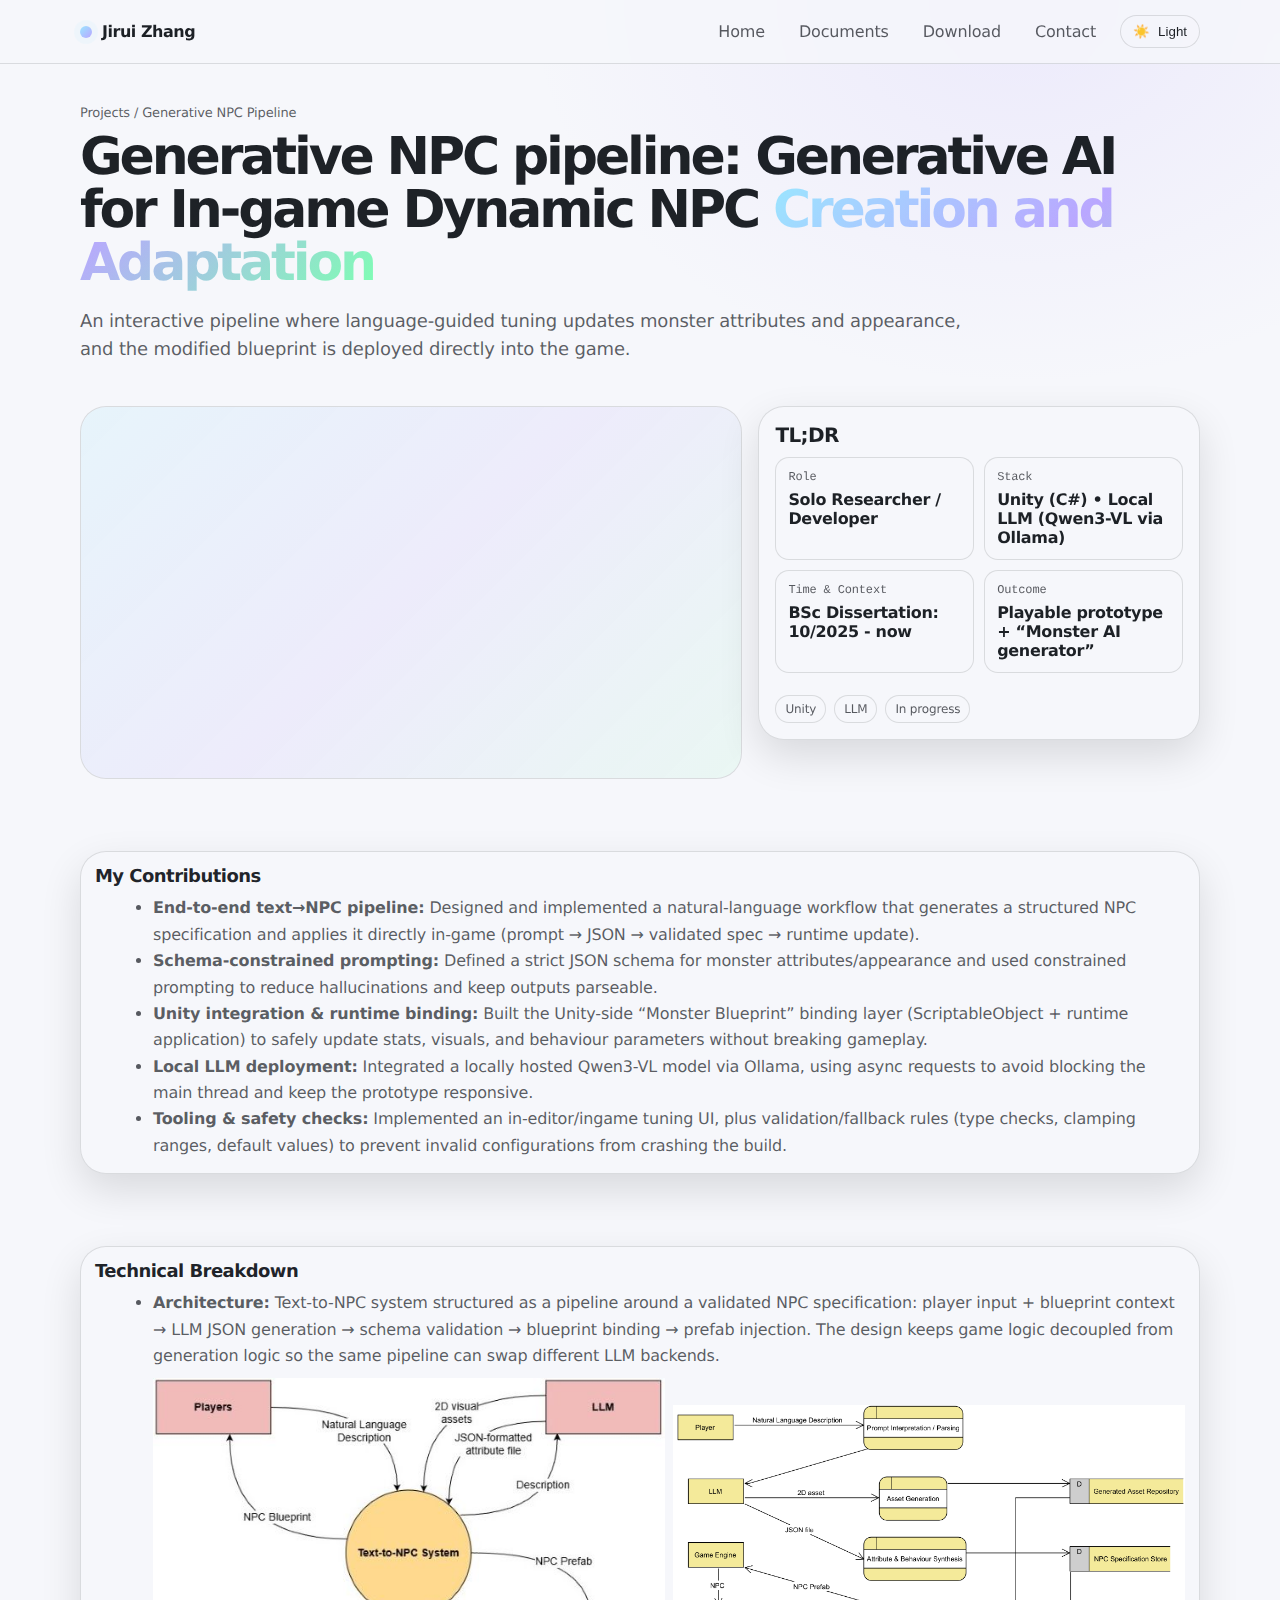
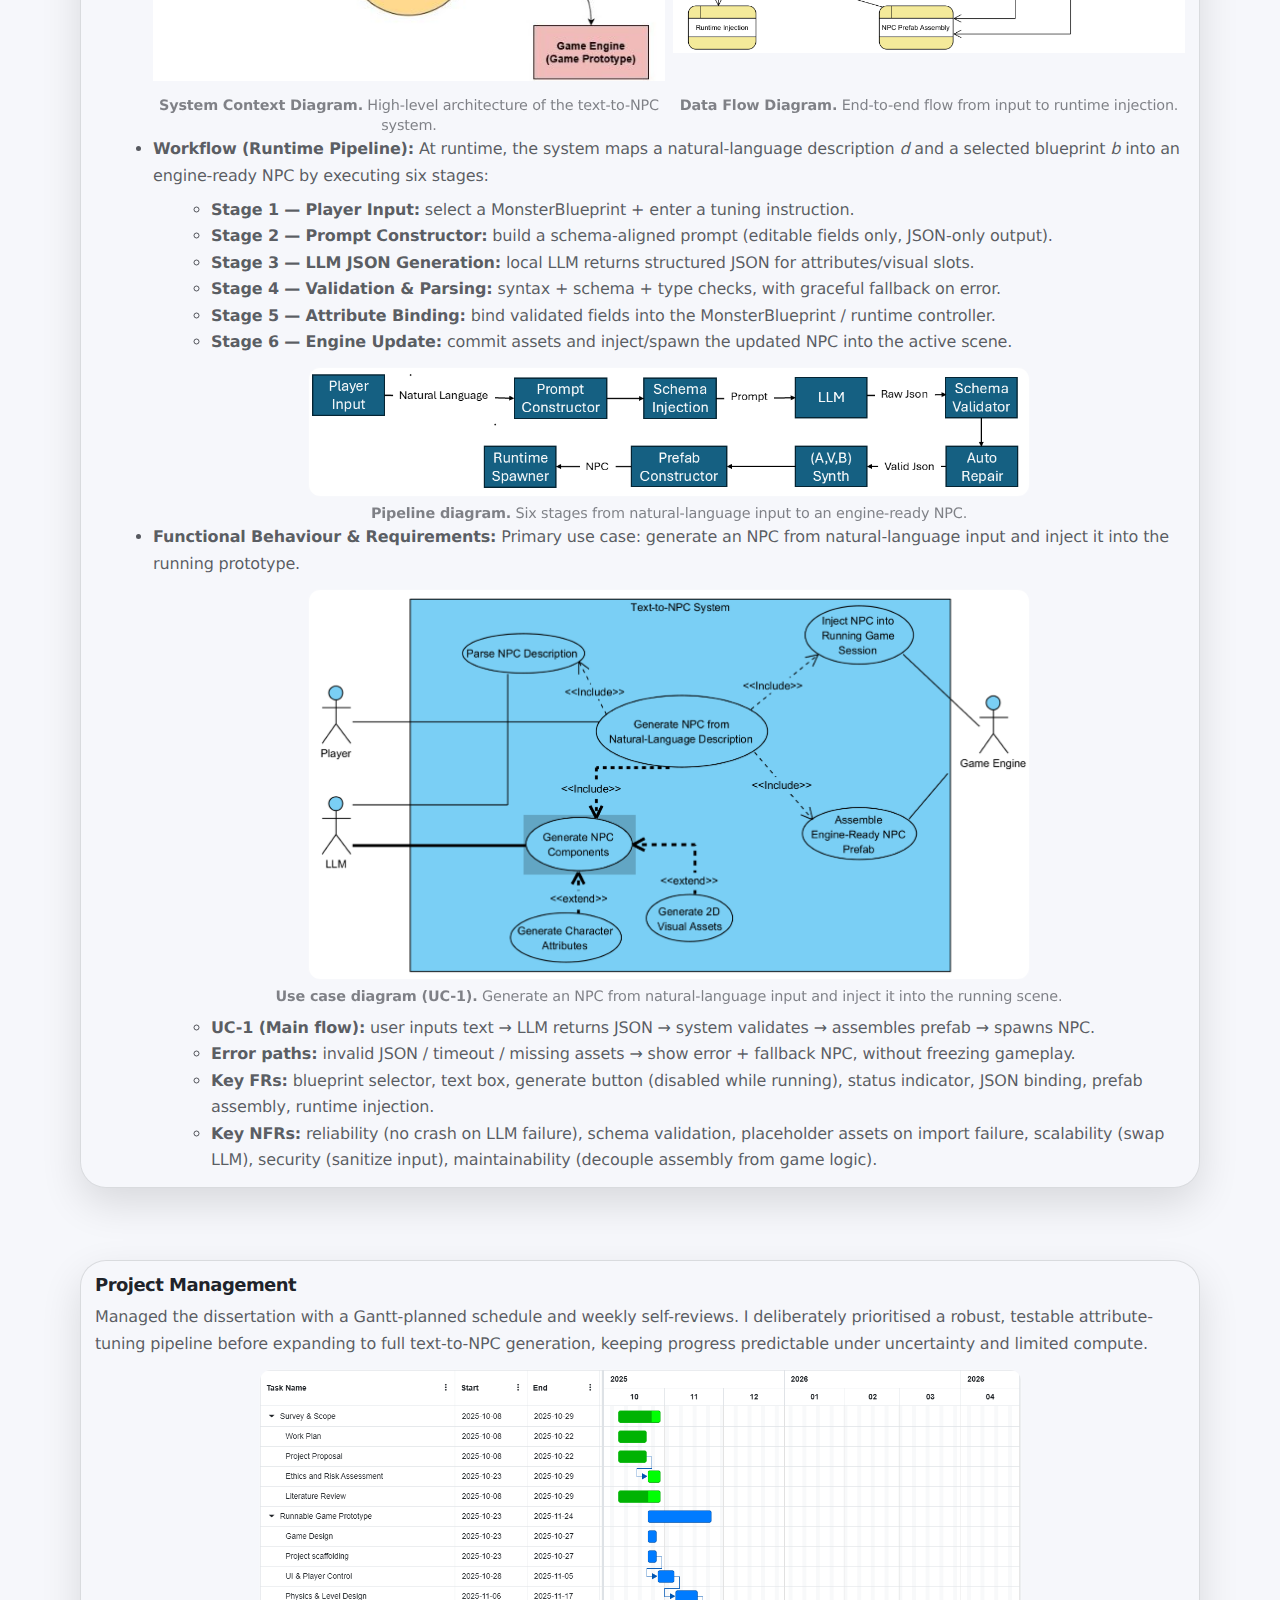
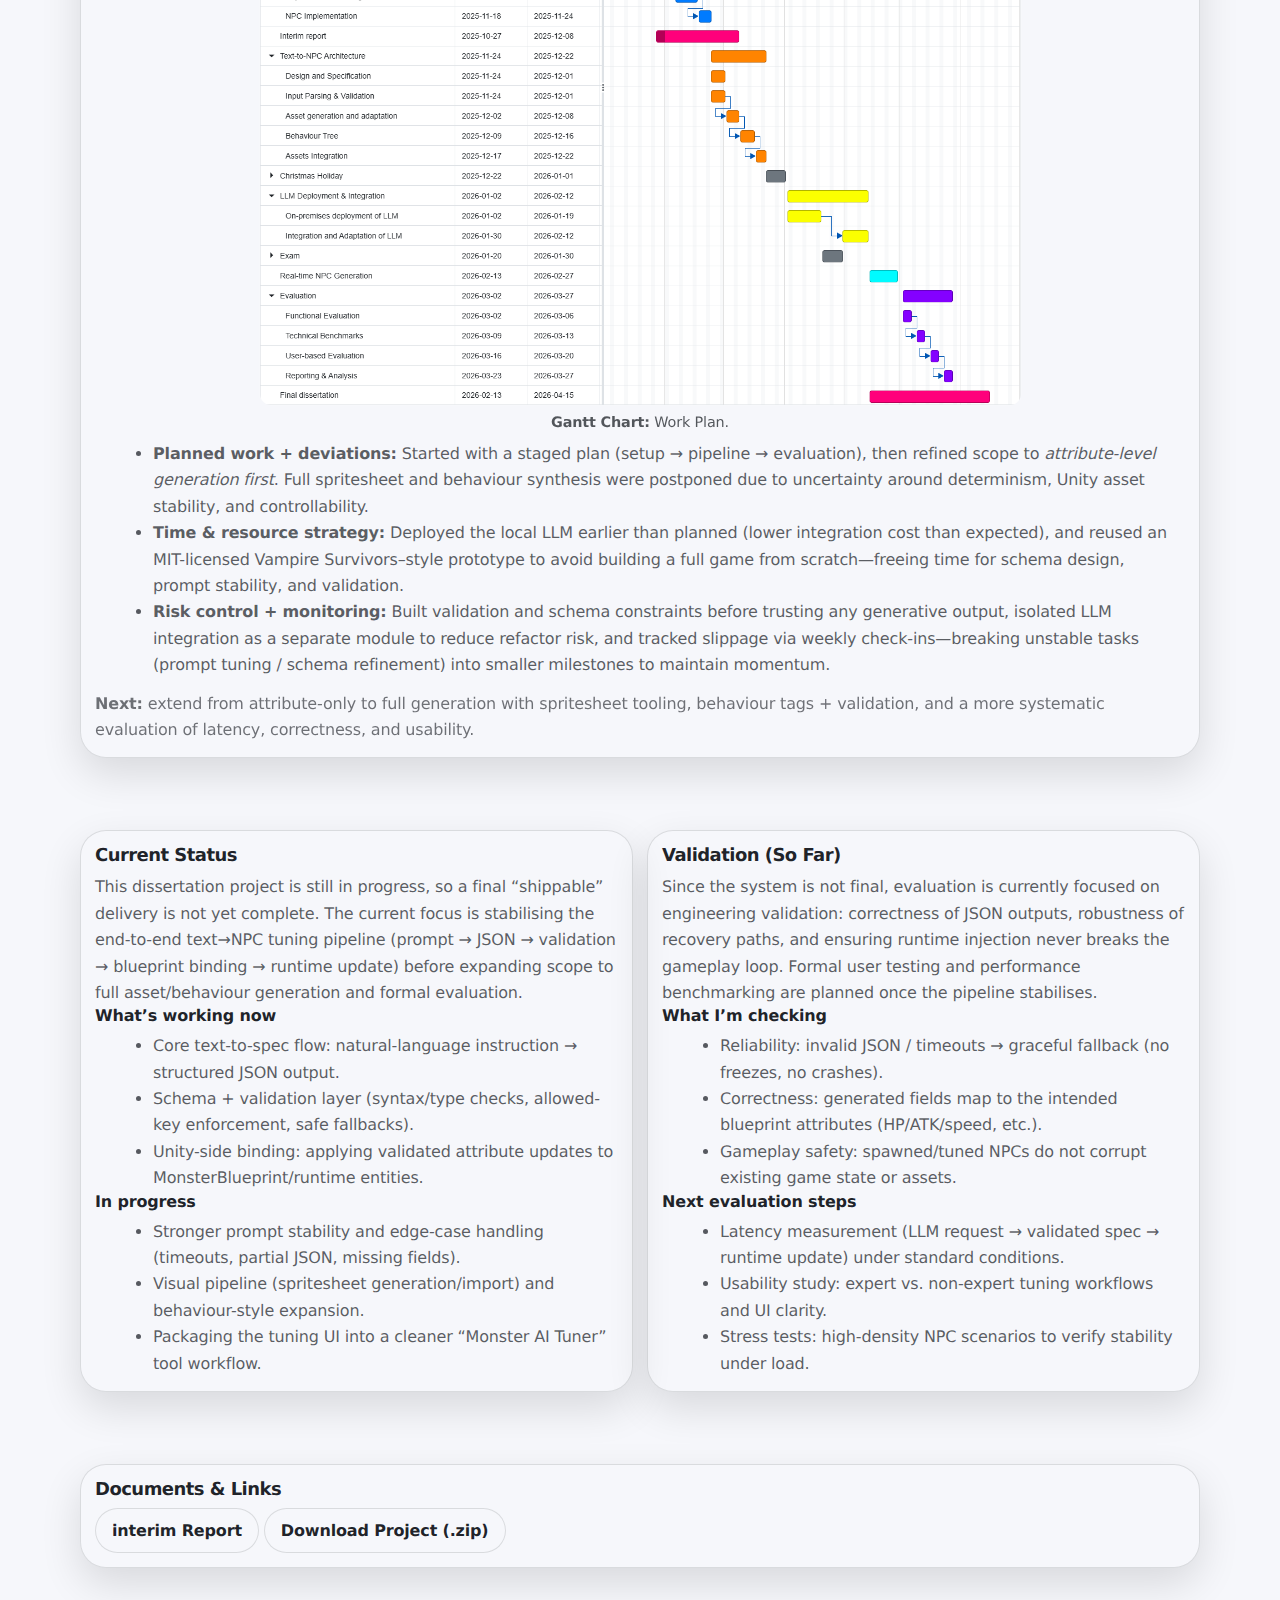
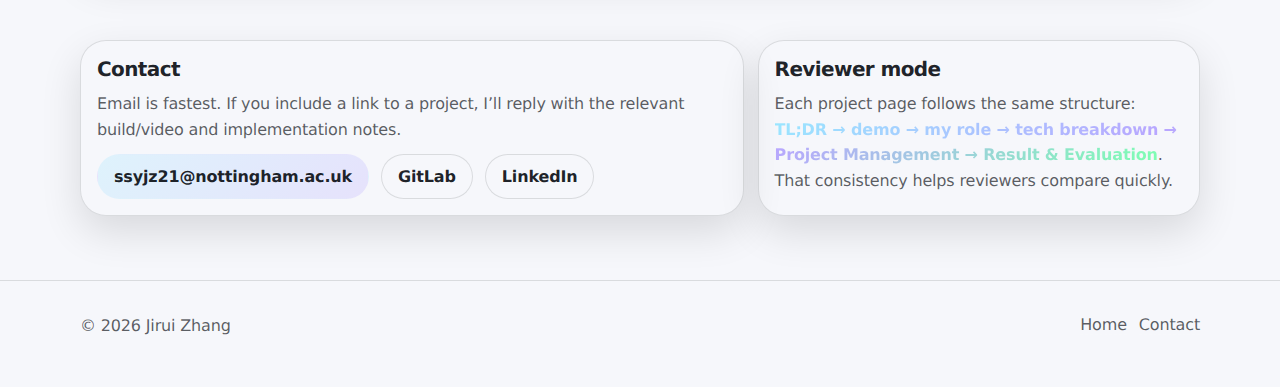
<file: projects/generative-npc.html>
<!doctype html>
<html lang="en">
<head>
  <script>
    (function () {
      try {
        var root = document.documentElement;

        var THEME_KEY = "etcpfolio.theme";
        var saved = localStorage.getItem(THEME_KEY);
        var prefersLight = window.matchMedia && window.matchMedia("(prefers-color-scheme: light)").matches;
        root.setAttribute("data-theme", saved || (prefersLight ? "light" : "dark"));

        if (localStorage.getItem("jrui.splashNever") === "1") {
          root.classList.add("splash-skip");
        }
      } catch (e) {}
    })();
  </script>
  <meta charset="utf-8" />
  <meta name="viewport" content="width=device-width,initial-scale=1" />
  <title>Generative NPC</title>
  <meta name="description" content="Case study: demo + your role + technical breakdown + iteration + outcomes." />
  <meta name="color-scheme" content="dark light">
  <link rel="stylesheet" href="../assets/style.css" />
</head>

<body>
  <header class="nav">
    <div class="container navInner row between">
      <a class="brand" href="../index.html">
        <span class="dot" aria-hidden="true"></span>
        <span>Jirui Zhang</span>
      </a>
      
      
      <nav class="navLinks" aria-label="Primary">
        <a href="../index.html#projects">Home</a>
        <a href="#cta">Documents</a>
        <a href="https://github.com/1228813011-pixel/Portfolio/releases/download/Code/VampireSurvivorsClone-main.zip" download>Download</a>
        <a href="#contact">Contact</a>
        <button id="themeToggle" class="iconBtn" type="button" aria-label="Toggle theme">
          <span id="themeIcon" aria-hidden="true">🌙</span>
          <span id="themeLabel">Dark</span>
        </button>
      </nav>
    </div>
  </header>

  <main>
    <section class="heroMini">
      <div class="container">
        <div class="breadcrumbs reveal">
          <a href="../index.html#projects">Projects</a> <span aria-hidden="true">/</span> <span> Generative NPC Pipeline</span>
        </div>
        <h1 class="reveal" style="font-size: clamp(34px, 5vw, 52px); margin-top: 10px;">
          Generative NPC pipeline: Generative AI for In-game Dynamic NPC  <span class="grad">Creation and Adaptation</span>
        </h1>

        <p class="sub reveal" style="max-width: 80ch;">
          An interactive pipeline where language-guided tuning updates monster attributes and appearance, and the modified blueprint is deployed directly into the game.
      </div>
    </section>

    <section class="section" style="padding-top: 10px;">
      <div class="container caseGrid">
        <div class="caseMedia reveal">
          <div class="frame">
              <iframe class="frameMedia"
                src="https://www.youtube.com/embed/yFanqRzw_OA"
                title="Demo Video"
                frameborder="0"
                allow="accelerometer; autoplay; clipboard-write; encrypted-media; gyroscope; picture-in-picture; web-share"
                allowfullscreen>
              </iframe>
          </div>
        </div>

        <aside class="caseAside reveal">
          <div class="panel">
            <h2 style="margin:0 0 10px;">TL;DR</h2>

            <div class="kv">
              <div class="kvItem">
                <div class="k">Role</div>
                <div class="v">Solo Researcher / Developer</div>
              </div>

              <div class="kvItem">
                <div class="k">Stack</div>
                <div class="v">Unity (C#) • Local LLM (Qwen3-VL via Ollama)</div>
              </div>

              <div class="kvItem">
                <div class="k">Time & Context</div>
                <div class="v">BSc Dissertation: 10/2025 - now </div>
              </div>

              <div class="kvItem">
                <div class="k">Outcome</div>
                <div class="v">Playable prototype + “Monster AI generator” </div>
            </div>

            <div class="pills" style="margin-top:12px">
              <span class="pill">Unity</span>
              <span class="pill">LLM</span>
              <span class="pill">In progress</span>
            </div>
          </div>
        </aside>

      </div>
    </section>

    <section class="section">
      <div class="container">
        <div class="panel caseBody reveal">
          <h2>My Contributions</h2>
          <ul>
            <li><strong>End-to-end text→NPC pipeline:</strong> Designed and implemented a natural-language workflow that generates a structured NPC specification and applies it directly in-game (prompt → JSON → validated spec → runtime update).</li>

            <li><strong>Schema-constrained prompting:</strong> Defined a strict JSON schema for monster attributes/appearance and used constrained prompting to reduce hallucinations and keep outputs parseable.</li>

            <li><strong>Unity integration & runtime binding:</strong> Built the Unity-side “Monster Blueprint” binding layer (ScriptableObject + runtime application) to safely update stats, visuals, and behaviour parameters without breaking gameplay.</li>

            <li><strong>Local LLM deployment:</strong> Integrated a locally hosted Qwen3-VL model via Ollama, using async requests to avoid blocking the main thread and keep the prototype responsive.</li>

            <li><strong>Tooling & safety checks:</strong> Implemented an in-editor/ingame tuning UI, plus validation/fallback rules (type checks, clamping ranges, default values) to prevent invalid configurations from crashing the build.</li>
          </ul>
        </div>
      </div>
    </section>
    
    <section class="section">
  <div class="container">
    <div class="panel caseBody reveal">
      <h2>Technical Breakdown</h2>

      <ul>
        <!-- 1) Architecture -->
        <li>
          <strong>Architecture:</strong>
          Text-to-NPC system structured as a pipeline around a validated NPC specification:
          player input + blueprint context → LLM JSON generation → schema validation → blueprint binding → prefab injection.
          The design keeps game logic decoupled from generation logic so the same pipeline can swap different LLM backends.

          <div class="ctrlGrid">
            <figure class="ctrlItem">
              <img src="unity/SalesOrderSystem.jpg" alt="System context diagram" loading="lazy">
              <figcaption><strong>System Context Diagram.</strong> High-level architecture of the text-to-NPC system.</figcaption>
            </figure>

            <figure class="ctrlItem">
              <img src="unity/Data flow Diagram.png" alt="Data flow diagram" loading="lazy">
              <figcaption><strong>Data Flow Diagram.</strong> End-to-end flow from input to runtime injection.</figcaption>
            </figure>
          </div>

        </li>

        <!-- 2) System Workflow -->
        <li>
          <strong>Workflow (Runtime Pipeline):</strong>
          At runtime, the system maps a natural-language description <em>d</em> and a selected blueprint <em>b</em> into
          an engine-ready NPC by executing six stages:

          <ul class="subList">
            <li><strong>Stage 1 — Player Input:</strong> select a MonsterBlueprint + enter a tuning instruction.</li>
            <li><strong>Stage 2 — Prompt Constructor:</strong> build a schema-aligned prompt (editable fields only, JSON-only output).</li>
            <li><strong>Stage 3 — LLM JSON Generation:</strong> local LLM returns structured JSON for attributes/visual slots.</li>
            <li><strong>Stage 4 — Validation & Parsing:</strong> syntax + schema + type checks, with graceful fallback on error.</li>
            <li><strong>Stage 5 — Attribute Binding:</strong> bind validated fields into the MonsterBlueprint / runtime controller.</li>
            <li><strong>Stage 6 — Engine Update:</strong> commit assets and inject/spawn the updated NPC into the active scene.</li>
          </ul>

          <figure class="archFigure">
            <img
              src="unity/pipeline.png"
              alt="Pipeline diagram: description to NPC specification to prefab assembly and runtime injection"
              loading="lazy"
            />
            <figcaption><strong>Pipeline diagram.</strong> Six stages from natural-language input to an engine-ready NPC.</figcaption>
          </figure>
        </li>

        <!-- 3) Functional behaviour + Requirements -->
        <li>
          <strong>Functional Behaviour & Requirements:</strong>
          Primary use case: generate an NPC from natural-language input and inject it into the running prototype.

          <figure class="archFigure">
            <img
              src="unity/Use_Case_Diagram.png"
              alt="Use case diagram: generate NPC from natural-language description"
              loading="lazy"
            />
            <figcaption><strong>Use case diagram (UC-1).</strong> Generate an NPC from natural-language input and inject it into the running scene.</figcaption>
          </figure>

          <ul class="subList">
            <li><strong>UC-1 (Main flow):</strong> user inputs text → LLM returns JSON → system validates → assembles prefab → spawns NPC.</li>
            <li><strong>Error paths:</strong> invalid JSON / timeout / missing assets → show error + fallback NPC, without freezing gameplay.</li>
            <li><strong>Key FRs:</strong> blueprint selector, text box, generate button (disabled while running), status indicator, JSON binding, prefab assembly, runtime injection.</li>
            <li><strong>Key NFRs:</strong> reliability (no crash on LLM failure), schema validation, placeholder assets on import failure, scalability (swap LLM), security (sanitize input), maintainability (decouple assembly from game logic).</li>
          </ul>
        </li>
      </ul>
    </div>
  </div>
</section>

  <section class="section">
  <div class="container">
    <div class="panel caseBody reveal">
      <h2>Project Management</h2>

      <p>
        Managed the dissertation with a Gantt-planned schedule and weekly self-reviews. I deliberately prioritised
        a robust, testable attribute-tuning pipeline before expanding to full text-to-NPC generation,
        keeping progress predictable under uncertainty and limited compute.
      </p>

      <figure class="archFigure">
            <img
              src="unity/Plan.png"
              alt="Use case diagram: generate NPC from natural-language description"
              loading="lazy"
            />
            <figcaption><strong>Gantt Chart:</strong> Work Plan. </figcaption>
          </figure>

      <ul>
        <li>
          <strong>Planned work + deviations:</strong> Started with a staged plan (setup → pipeline → evaluation), then refined scope
          to <em>attribute-level generation first</em>. Full spritesheet and behaviour synthesis were postponed due to uncertainty
          around determinism, Unity asset stability, and controllability.
        </li>

        <li>
          <strong>Time & resource strategy:</strong> Deployed the local LLM earlier than planned (lower integration cost than expected),
          and reused an MIT-licensed Vampire Survivors–style prototype to avoid building a full game from scratch—freeing time for
          schema design, prompt stability, and validation.
        </li>

        <li>
          <strong>Risk control + monitoring:</strong> Built validation and schema constraints before trusting any generative output,
          isolated LLM integration as a separate module to reduce refactor risk, and tracked slippage via weekly check-ins—breaking
          unstable tasks (prompt tuning / schema refinement) into smaller milestones to maintain momentum.
        </li>
      </ul>

      <!-- Optional: one-liner future work for the portfolio (keep it short) -->
      <p style="margin-top:12px; opacity:.85">
        <strong>Next:</strong> extend from attribute-only to full generation with spritesheet tooling, behaviour tags + validation,
        and a more systematic evaluation of latency, correctness, and usability.
      </p>
    </div>
  </div>
</section>
    

<section class="section">
  <div class="container twoCol1">
    <!-- LEFT: Current Status -->
    <div class="panel caseBody reveal">
      <h2>Current Status</h2>
      <p>
        This dissertation project is still in progress, so a final “shippable” delivery is not yet complete.
        The current focus is stabilising the end-to-end text→NPC tuning pipeline (prompt → JSON → validation → blueprint binding → runtime update)
        before expanding scope to full asset/behaviour generation and formal evaluation.
      </p>

      <div class="testGrid">
        <div class="testCard">
          <div class="k"><strong>What’s working now</strong></div>
          <ul class="subList">
            <li>Core text-to-spec flow: natural-language instruction → structured JSON output.</li>
            <li>Schema + validation layer (syntax/type checks, allowed-key enforcement, safe fallbacks).</li>
            <li>Unity-side binding: applying validated attribute updates to MonsterBlueprint/runtime entities.</li>
          </ul>
        </div>

        <div class="testCard">
          <div class="k"><strong>In progress</strong></div>
          <ul class="subList">
            <li>Stronger prompt stability and edge-case handling (timeouts, partial JSON, missing fields).</li>
            <li>Visual pipeline (spritesheet generation/import) and behaviour-style expansion.</li>
            <li>Packaging the tuning UI into a cleaner “Monster AI Tuner” tool workflow.</li>
          </ul>
        </div>
      </div>
    </div>

    <!-- RIGHT: Evaluation / Validation -->
    <div class="panel caseBody reveal">
      <h2>Validation (So Far)</h2>
      <p>
        Since the system is not final, evaluation is currently focused on engineering validation: correctness of JSON outputs,
        robustness of recovery paths, and ensuring runtime injection never breaks the gameplay loop. Formal user testing and
        performance benchmarking are planned once the pipeline stabilises.
      </p>

      <div class="testGrid">
        <div class="testCard">
          <div class="k"><strong>What I’m checking</strong></div>
          <ul class="subList">
            <li>Reliability: invalid JSON / timeouts → graceful fallback (no freezes, no crashes).</li>
            <li>Correctness: generated fields map to the intended blueprint attributes (HP/ATK/speed, etc.).</li>
            <li>Gameplay safety: spawned/tuned NPCs do not corrupt existing game state or assets.</li>
          </ul>
        </div>

        <div class="testCard">
          <div class="k"><strong>Next evaluation steps</strong></div>
          <ul class="subList">
            <li>Latency measurement (LLM request → validated spec → runtime update) under standard conditions.</li>
            <li>Usability study: expert vs. non-expert tuning workflows and UI clarity.</li>
            <li>Stress tests: high-density NPC scenarios to verify stability under load.</li>
          </ul>
        </div>
      </div>
    </div>
  </div>
</section>

    <section class="section">
      <div class="container">
        <div class="panel caseBody reveal">
          <h2 class="cta" id = "cta">Documents & Links</h2>
          <div class="docsBtns">
            <a class="btn" href="unity/Individual_Iterm_report.pdf" target="_blank" rel="noopener">interim Report</a>
            <a class="btn" href="https://github.com/1228813011-pixel/Portfolio/releases/download/Code/VampireSurvivorsClone-main.zip" download>
              Download Project (.zip)
            </a>
          </div>
        </div>
      </div>
    </section>

    <section id="contact" class="section">
      <div class="container twoCol">
        <div class="panel reveal">
          <h2>Contact</h2>
          <p>
            Email is fastest. If you include a link to a project, I’ll reply with the relevant build/video and implementation notes.
          </p>
          <div class="cta" style="margin-top:12px">
            <a class="btn primary" href="mailto:ssyjz21@nottingham.ac.uk">ssyjz21@nottingham.ac.uk</a>
            <a class="btn" href="https://projects.cs.nott.ac.uk/ssyjz21" target="_blank" rel="noopener">GitLab</a>
            <a class="btn" href="https://www.linkedin.com/in/jirui-zhang-a922ab3a2" target="_blank" rel="noopener">LinkedIn</a>
          </div>
        </div>

        <div class="panel reveal">
          <h2>Reviewer mode</h2>
          <p>
            Each project page follows the same structure:
            <span class="grad" style="font-weight:650">TL;DR → demo → my role → tech breakdown → Project Management → Result & Evaluation</span>.
            That consistency helps reviewers compare quickly.
          </p>
        </div>
      </div>
    </section>


    <footer class="footer">
      <div class="container row between wrap">
        <div>© <span id="year"></span> Jirui Zhang</div>
        <div class="row wrap" style="gap:12px">
          <a href="../index.html">Home</a>
          <a href="../index.html#contact">Contact</a>
        </div>
      </div>
    </footer>
  </main>

  <script src="../assets/app.js" defer></script>
  <script>
    document.getElementById("year").textContent = new Date().getFullYear();
  </script>
</body>
</html>
</file>
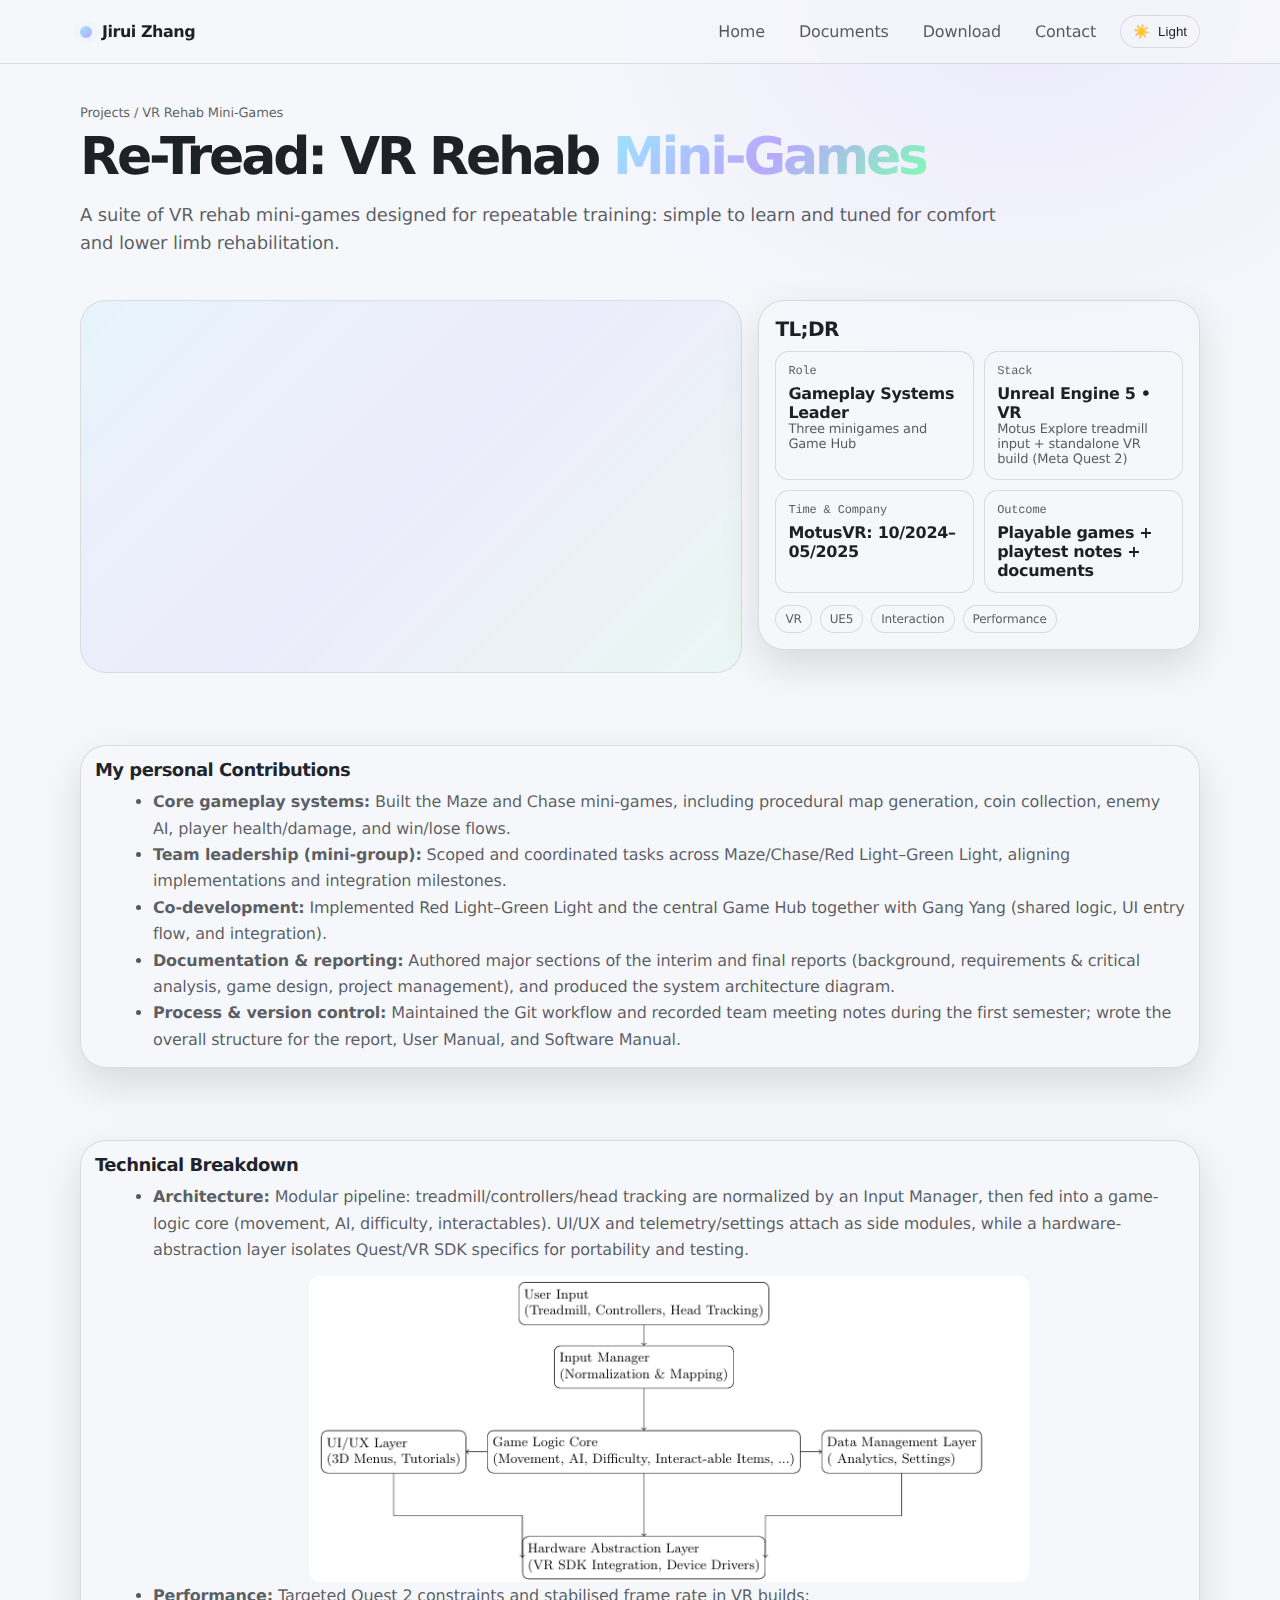
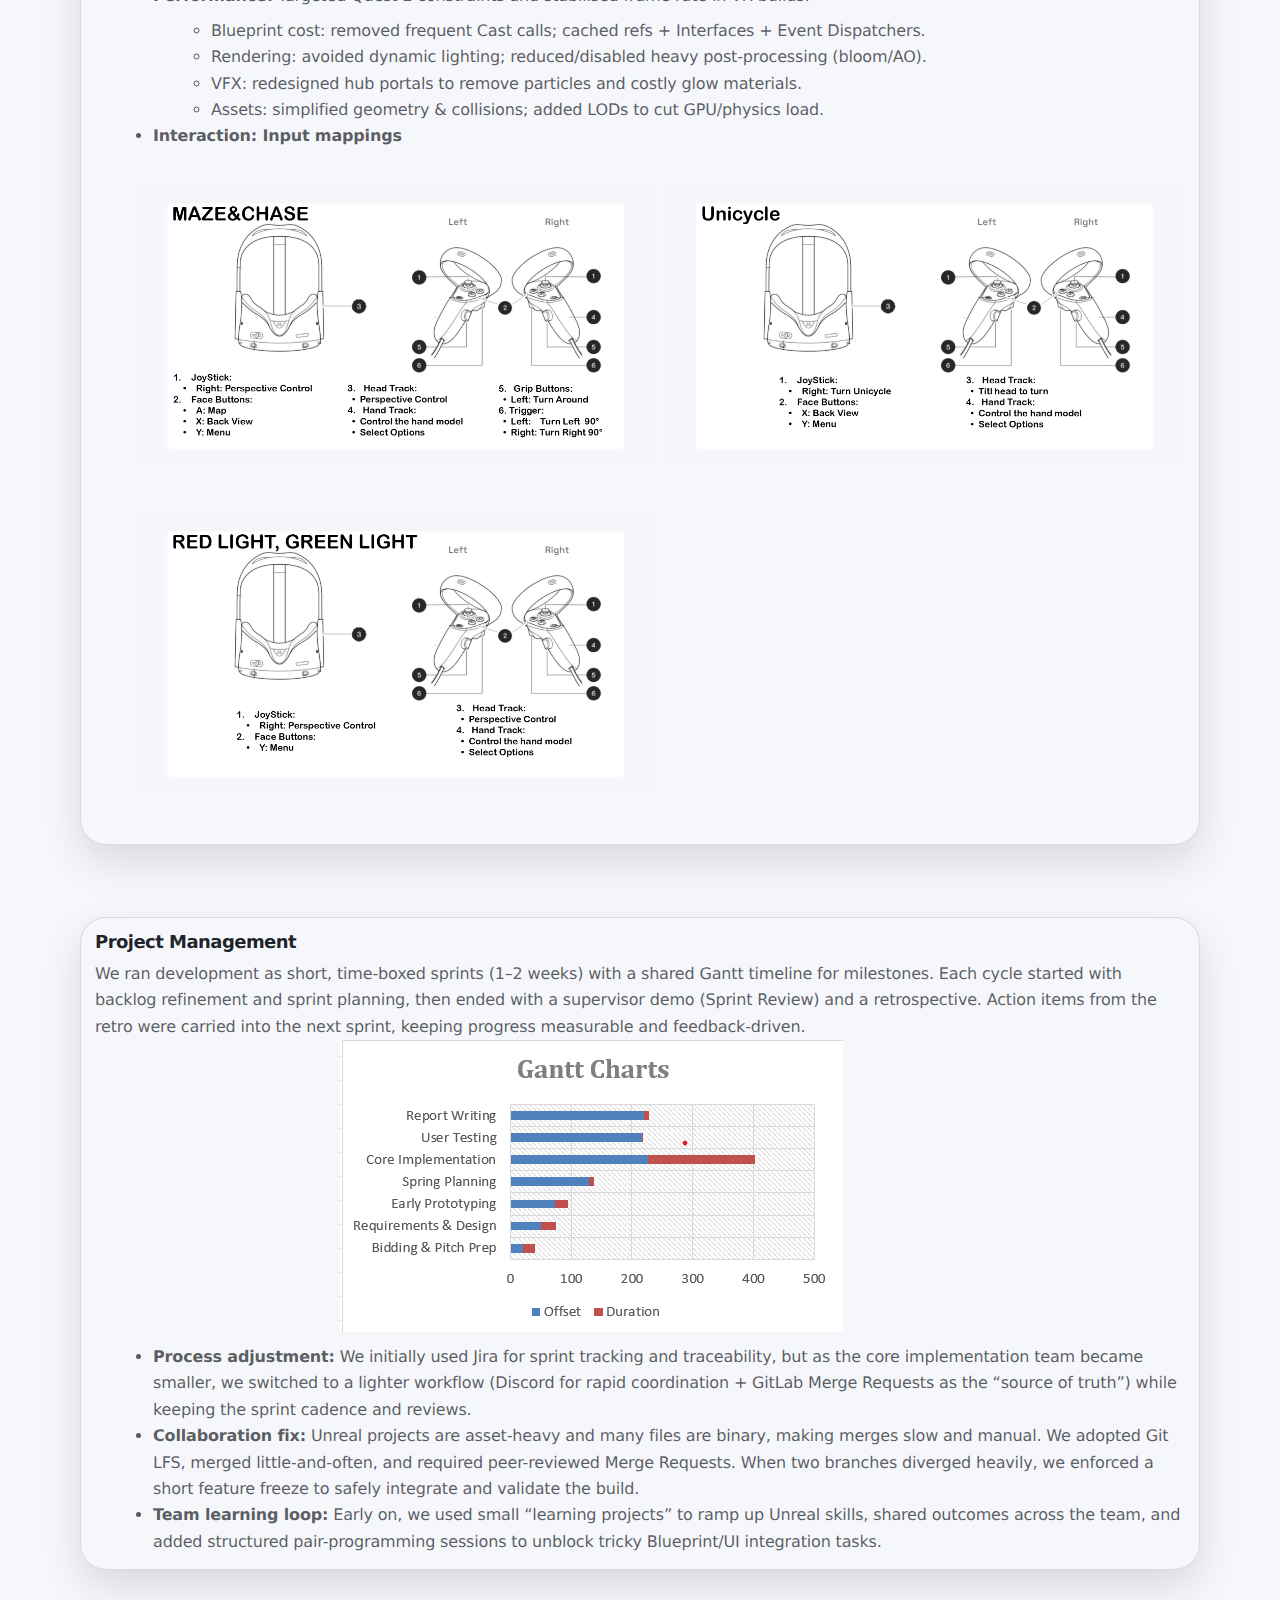
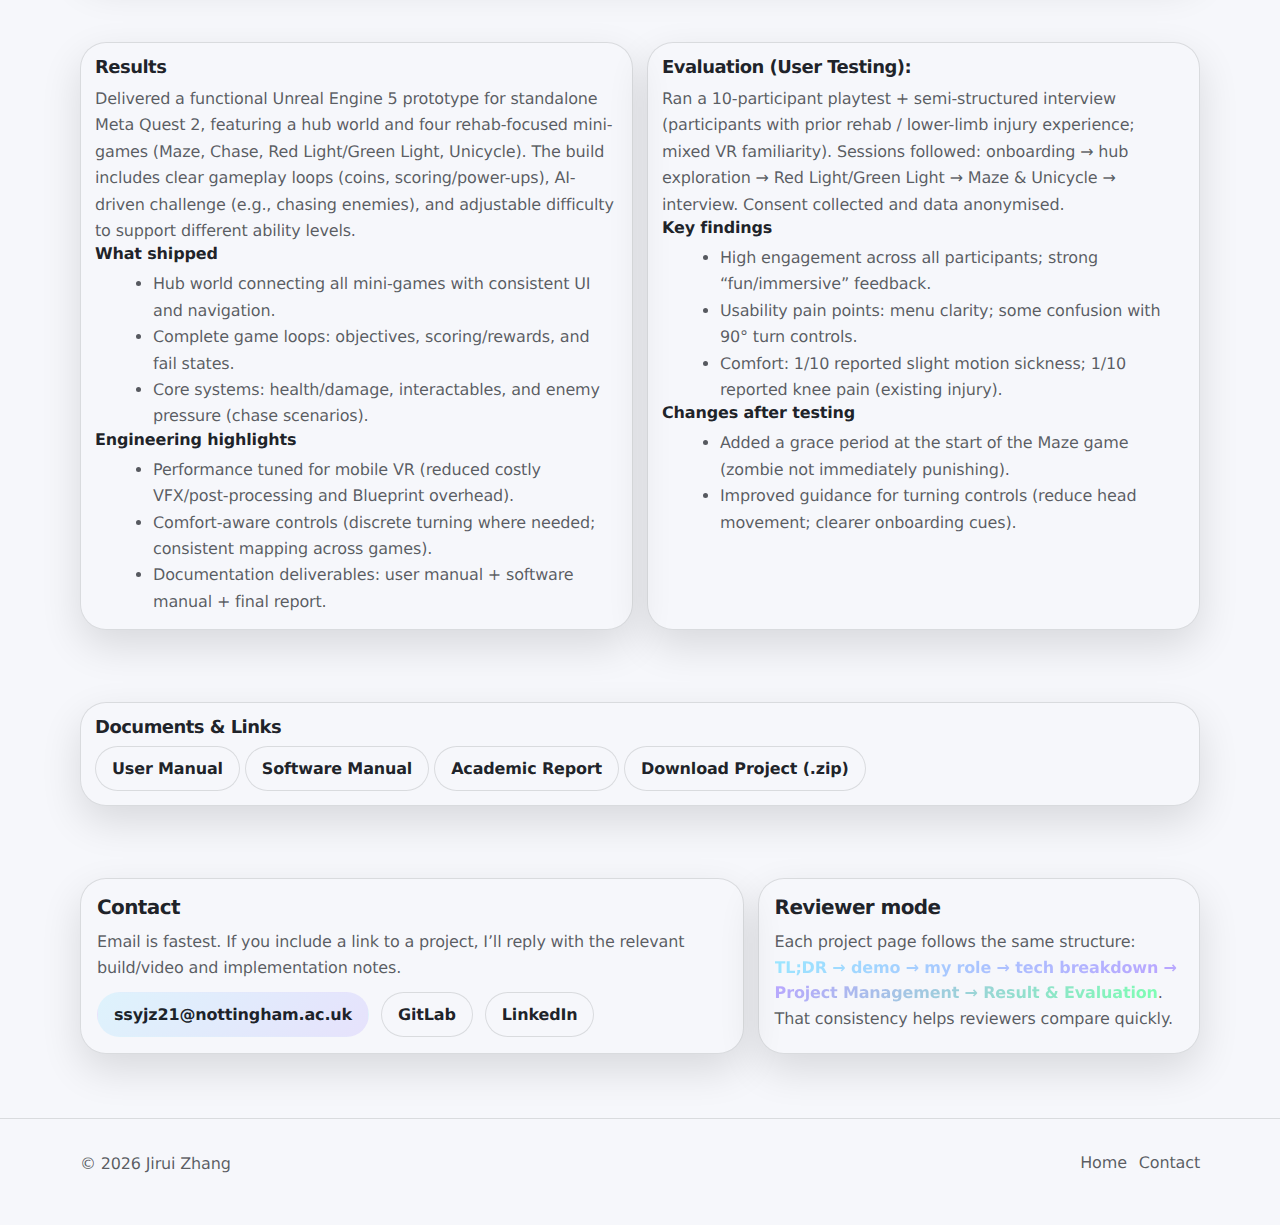
<file: projects/vr-rehab.html>
<!doctype html>
<html lang="en">
<head>
  <script>
    (function () {
      try {
        var root = document.documentElement;

        // 1) 先把 theme 写到 html 上，避免 dark -> light 闪烁
        var THEME_KEY = "etcpfolio.theme";
        var saved = localStorage.getItem(THEME_KEY);
        var prefersLight = window.matchMedia && window.matchMedia("(prefers-color-scheme: light)").matches;
        root.setAttribute("data-theme", saved || (prefersLight ? "light" : "dark"));

        // 2) 再决定要不要直接跳过 splash
        if (localStorage.getItem("jrui.splashNever") === "1") {
          root.classList.add("splash-skip");
        }
      } catch (e) {}
    })();
  </script>
  <meta charset="utf-8" />
  <meta name="viewport" content="width=device-width,initial-scale=1" />
  <title>VR Rehab MiniGames</title>
  <meta name="description" content="Case study: demo + your role + technical breakdown + iteration + outcomes." />
  <meta name="color-scheme" content="dark light">
  <link rel="stylesheet" href="../assets/style.css" />
</head>

<body>
  <header class="nav">
    <div class="container navInner row between">
      <a class="brand" href="../index.html">
        <span class="dot" aria-hidden="true"></span>
        <span>Jirui Zhang</span>
      </a>
      
      
      <nav class="navLinks" aria-label="Primary">
        <a href="../index.html#projects">Home</a>
        <a href="#cta">Documents</a>
        <a href="https://github.com/1228813011-pixel/Portfolio/releases/download/Code/team44_project-main.zip" download>Download</a>
        <a href="#contact">Contact</a>
        <button id="themeToggle" class="iconBtn" type="button" aria-label="Toggle theme">
          <span id="themeIcon" aria-hidden="true">🌙</span>
          <span id="themeLabel">Dark</span>
        </button>
      </nav>
    </div>
  </header>

  <main>
    <section class="heroMini">
      <div class="container">
        <div class="breadcrumbs reveal">
          <a href="../index.html#projects">Projects</a> <span aria-hidden="true">/</span> <span>VR Rehab Mini‑Games</span>
        </div>
        <h1 class="reveal" style="font-size: clamp(34px, 5vw, 52px); margin-top: 10px;">
          Re-Tread: VR Rehab <span class="grad"> Mini‑Games</span>
        </h1>
        <p class="sub reveal" style="max-width: 80ch;">
          A suite of VR rehab mini‑games designed for repeatable training: simple to learn and tuned for comfort and lower limb rehabilitation.
        </p>
      </div>
    </section>

    <section class="section" style="padding-top: 10px;">
      <div class="container caseGrid">
        <div class="caseMedia reveal">
          <div class="frame">
            <iframe class="frameMedia"
                src="https://www.youtube.com/embed/UmovzEABcuY"
                title="Demo Video"
                frameborder="0"
                allow="accelerometer; autoplay; clipboard-write; encrypted-media; gyroscope; picture-in-picture; web-share"
                allowfullscreen>
              </iframe>
          </div>
        </div>

        <aside class="caseAside reveal">
          <div class="panel">
            <h2 style="margin:0 0 10px;">TL;DR</h2>
            <div class="kv">
              <div class="kvItem">
                <div class="k">Role</div>
                <div class="v">Gameplay Systems Leader</div>
                <div class="small">Three minigames and Game Hub</div>
              </div>
              <div class="kvItem">
                <div class="k">Stack</div>
                <div class="v">Unreal Engine 5 • VR</div>
                <div class="small">Motus Explore treadmill input + standalone VR build (Meta Quest 2)</div>
              </div>
              <div class="kvItem">
                <div class="k">Time & Company</div>
                <div class="v">MotusVR: 10/2024–05/2025</div>
              </div>
              <div class="kvItem">
                <div class="k">Outcome</div>
                <div class="v">Playable games + playtest notes + documents</div>
              </div>
            </div>
            <div class="pills" style="margin-top:12px">
              <span class="pill">VR</span>
              <span class="pill">UE5</span>
              <span class="pill">Interaction</span>
              <span class="pill">Performance</span>
            </div>
          </div>
        </aside>
      </div>
    </section>

    <section class="section">
      <div class="container">
        <div class="panel caseBody reveal">
          <h2>My personal Contributions</h2>
          <ul>
            <li><strong>Core gameplay systems:</strong> Built the Maze and Chase mini-games, including procedural map generation, coin collection, enemy AI, player health/damage, and win/lose flows.</li>

            <li><strong>Team leadership (mini-group):</strong> Scoped and coordinated tasks across Maze/Chase/Red Light–Green Light, aligning implementations and integration milestones.</li>

            <li><strong>Co-development:</strong> Implemented Red Light–Green Light and the central Game Hub together with Gang Yang (shared logic, UI entry flow, and integration).</li>

            <li><strong>Documentation & reporting:</strong> Authored major sections of the interim and final reports (background, requirements & critical analysis, game design, project management), and produced the system architecture diagram.</li>

            <li><strong>Process & version control:</strong> Maintained the Git workflow and recorded team meeting notes during the first semester; wrote the overall structure for the report, User Manual, and Software Manual.</li>
          </ul>
        </div>
      </div>
    </section>
    
    <section class="section">
      <div class="container">
        <div class="panel caseBody reveal">
          <h2>Technical Breakdown</h2>
          <ul>
            <li><strong>Architecture:</strong> Modular pipeline: treadmill/controllers/head tracking are normalized by an Input Manager, then fed into a game-logic core (movement, AI, difficulty, interactables).
  UI/UX and telemetry/settings attach as side modules, while a hardware-abstraction layer isolates Quest/VR SDK specifics for portability and testing.
              <figure class="archFigure">
                <img
                  src="vr/vr-arch.png"
                  alt="System architecture diagram: input, input manager, game logic core, UI/UX, data management, hardware abstraction"
                  loading="lazy"
                />
              </figure>  
            </li>
            <li>
              <strong>Performance:</strong>
              Targeted Quest 2 constraints and stabilised frame rate in VR builds:
              <ul class="subList">
                <li>Blueprint cost: removed frequent Cast calls; cached refs + Interfaces + Event Dispatchers.</li>
                <li>Rendering: avoided dynamic lighting; reduced/disabled heavy post-processing (bloom/AO).</li>
                <li>VFX: redesigned hub portals to remove particles and costly glow materials.</li>
                <li>Assets: simplified geometry & collisions; added LODs to cut GPU/physics load.</li>
              </ul>
            </li>

            <li>
              <strong>Interaction: Input mappings</strong>
              <figure class="ctrlFigure">
                <div class="ctrlGrid">
                  <div class="ctrlItem"><img src="vr/Control_MappingMaze.png"  alt="Control mapping for Maze & Chase" loading="lazy"></div>
                  <div class="ctrlItem"><img src="vr/Control_Mapping_UniCycle.png"  alt="Control mapping for UniCycle" loading="lazy"></div>
                  <div class="ctrlItem"><img src="vr/Control_Mapping_RGL.png"  alt="Control mapping for Red Light Green Light Game" loading="lazy"></div>
                </div>
              </figure>
            </li>

          </ul>
        </div>
      </div>
    </section>

    <section class="section">
      <div class="container">
        <div class="panel caseBody reveal">
          <h2>Project Management</h2>

          <p>
            We ran development as short, time-boxed sprints (1–2 weeks) with a shared Gantt timeline for
            milestones. Each cycle started with backlog refinement and sprint planning, then ended with a
            supervisor demo (Sprint Review) and a retrospective. Action items from the retro were carried
            into the next sprint, keeping progress measurable and feedback-driven.
          </p>
          
          <figure class="archSmall">
                <img
                  src="vr/Gannet.png"
                  alt="System architecture diagram: input, input manager, game logic core, UI/UX, data management, hardware abstraction"
                  loading="lazy"
                />
          </figure>

          <ul>
            <li>
              <strong>Process adjustment:</strong> We initially used Jira for sprint tracking and traceability,
              but as the core implementation team became smaller, we switched to a lighter workflow
              (Discord for rapid coordination + GitLab Merge Requests as the “source of truth”) while
              keeping the sprint cadence and reviews.
            </li>
            <li>
              <strong>Collaboration fix:</strong> Unreal projects are asset-heavy and many files are binary,
              making merges slow and manual. We adopted Git LFS, merged little-and-often, and required
              peer-reviewed Merge Requests. When two branches diverged heavily, we enforced a short
              feature freeze to safely integrate and validate the build.
            </li>
            <li>
              <strong>Team learning loop:</strong> Early on, we used small “learning projects” to ramp up Unreal
              skills, shared outcomes across the team, and added structured pair-programming sessions
              to unblock tricky Blueprint/UI integration tasks.
            </li>
          </ul>

        </div>
      </div>
    </section>

    

    <section class="section">
      <div class="container twoCol1">
        <div class="panel caseBody reveal">
          <h2>Results</h2>
            <p>
              Delivered a functional Unreal Engine 5 prototype for standalone Meta Quest 2, featuring a hub world and four
              rehab-focused mini-games (Maze, Chase, Red Light/Green Light, Unicycle). The build includes clear gameplay loops
              (coins, scoring/power-ups), AI-driven challenge (e.g., chasing enemies), and adjustable difficulty to support
              different ability levels.
            </p>


              <div class="testGrid">
                <div class="testCard">
                  <div class="k"><strong>What shipped</strong></div>
                  <ul class="subList">
                    <li>Hub world connecting all mini-games with consistent UI and navigation.</li>
                    <li>Complete game loops: objectives, scoring/rewards, and fail states.</li>
                    <li>Core systems: health/damage, interactables, and enemy pressure (chase scenarios).</li>
                  </ul>
                </div>

                <div class="testCard">
                  <div class="k"><strong>Engineering highlights</strong></div>
                  <ul class="subList">
                    <li>Performance tuned for mobile VR (reduced costly VFX/post-processing and Blueprint overhead).</li>
                    <li>Comfort-aware controls (discrete turning where needed; consistent mapping across games).</li>
                    <li>Documentation deliverables: user manual + software manual + final report.</li>
                  </ul>
                </div>
              </div>
        </div>

        <div class="panel caseBody reveal">
          <h2>Evaluation (User Testing):</h2>
                <p>
                Ran a 10-participant playtest + semi-structured interview (participants with prior rehab / lower-limb injury experience; mixed VR familiarity).
                Sessions followed: onboarding → hub exploration → Red Light/Green Light → Maze & Unicycle → interview. Consent collected and data anonymised.
                </p>

                <div class="testGrid">
                  <div class="testCard">
                    <div class="k"><strong>Key findings</strong></div>
                    <ul class="subList">
                      <li>High engagement across all participants; strong “fun/immersive” feedback.</li>
                      <li>Usability pain points: menu clarity; some confusion with 90° turn controls.</li>
                      <li>Comfort: 1/10 reported slight motion sickness; 1/10 reported knee pain (existing injury).</li>
                    </ul>
                  </div>

                  <div class="testCard">
                    <div class="k"><strong>Changes after testing</strong></div>
                    <ul class="subList">
                      <li>Added a grace period at the start of the Maze game (zombie not immediately punishing).</li>
                      <li>Improved guidance for turning controls (reduce head movement; clearer onboarding cues).</li>
                    </ul>
                  </div>
                </div>
        </div>
      </div>
    </section>

    <section class="section">
      <div class="container">
        <div class="panel caseBody reveal">
          <h2 class="cta" id = "cta">Documents & Links</h2>
          <div class="docsBtns">
            <a class="btn" href="vr/User.pdf" target="_blank" rel="noopener">User Manual</a>
            <a class="btn" href="vr/Software.pdf" target="_blank" rel="noopener">Software Manual</a>
            <a class="btn" href="vr/MotusVR_Final_report.pdf" target="_blank" rel="noopener">Academic Report</a>
            <a class="btn" href="https://github.com/1228813011-pixel/Portfolio/releases/download/Code/team44_project-main.zip" download>
              Download Project (.zip)
            </a>
          </div>
        </div>
      </div>
    </section>

    <section id="contact" class="section">
      <div class="container twoCol">
        <div class="panel reveal">
          <h2>Contact</h2>
          <p>
            Email is fastest. If you include a link to a project, I’ll reply with the relevant build/video and implementation notes.
          </p>
          <div class="cta" style="margin-top:12px">
            <a class="btn primary" href="mailto:ssyjz21@nottingham.ac.uk">ssyjz21@nottingham.ac.uk</a>
            <a class="btn" href="https://projects.cs.nott.ac.uk/ssyjz21" target="_blank" rel="noopener">GitLab</a>
            <a class="btn" href="https://www.linkedin.com/in/jirui-zhang-a922ab3a2" target="_blank" rel="noopener">LinkedIn</a>
          </div>
        </div>

        <div class="panel reveal">
          <h2>Reviewer mode</h2>
          <p>
            Each project page follows the same structure:
            <span class="grad" style="font-weight:650">TL;DR → demo → my role → tech breakdown → Project Management → Result & Evaluation</span>.
            That consistency helps reviewers compare quickly.
          </p>
        </div>
      </div>
    </section>


    <footer class="footer">
      <div class="container row between wrap">
        <div>© <span id="year"></span> Jirui Zhang</div>
        <div class="row wrap" style="gap:12px">
          <a href="../index.html">Home</a>
          <a href="../index.html#contact">Contact</a>
        </div>
      </div>
    </footer>
  </main>

  <script src="../assets/app.js" defer></script>
  <script>
    document.getElementById("year").textContent = new Date().getFullYear();
  </script>
</body>
</html>
</file>
<file: assets/style.css>
/* ETC Portfolio Template — clean, dark, fast. No framework. */

:root{
  --bg: #0b0d12;
  --panel: rgba(255,255,255,.06);
  --panel-2: rgba(255,255,255,.09);
  --stroke: rgba(255,255,255,.12);
  --text: rgba(255,255,255,.92);
  --muted: rgba(255,255,255,.68);
  --faint: rgba(255,255,255,.52);
  --shadow: 0 20px 60px rgba(0,0,0,.45);
  --radius: 18px;
  --radius2: 26px;
  --max: 1120px;
  --pad: 24px;
  --accent1: #9AE6FF;
  --accent2: #B9A6FF;
  --accent3: #7DFFB2;
  --danger: #ff6b6b;
  --mono: ui-monospace, SFMono-Regular, Menlo, Monaco, Consolas, "Liberation Mono", "Courier New", monospace;
  --sans: ui-sans-serif, system-ui, -apple-system, Segoe UI, Roboto, "Helvetica Neue", Arial, "Noto Sans", "Apple Color Emoji", "Segoe UI Emoji";
}

@font-face{
  font-family: "MyPixelFont";
  src: url("fonts/VixiensThickBits.ttf") format("truetype");
  font-display: swap;
}



[data-theme="light"]{
  --bg: #f6f7fb;
  --panel: rgba(10,14,20,.06);
  --panel-2: rgba(10,14,20,.09);
  --stroke: rgba(10,14,20,.12);
  --text: rgba(10,14,20,.92);
  --muted: rgba(10,14,20,.68);
  --faint: rgba(10,14,20,.54);
  --shadow: 0 16px 40px rgba(0,0,0,.12);
}

*{ box-sizing: border-box; }
html{ scroll-behavior: smooth; }
body{
  margin: 0;
  font-family: var(--sans);
  color: var(--text);
  background: radial-gradient(1200px 800px at 20% -10%, rgba(154,230,255,.14), transparent 55%),
              radial-gradient(900px 700px at 80% 0%, rgba(185,166,255,.16), transparent 55%),
              radial-gradient(900px 700px at 70% 120%, rgba(125,255,178,.10), transparent 55%),
              var(--bg);
  min-height: 100vh;
  letter-spacing: -0.01em;
  text-rendering: geometricPrecision;
}

a{ color: inherit; text-decoration: none; }
a:hover{ opacity: .92; }

/* Subtle grain (cheap but pretty) */
body::before{
  content:"";
  position: fixed;
  inset: 0;
  pointer-events: none;
  opacity: .10;
  mix-blend-mode: overlay;
  background-image: url("data:image/svg+xml,%3Csvg xmlns='http://www.w3.org/2000/svg' width='180' height='180'%3E%3Cfilter id='n'%3E%3CfeTurbulence type='fractalNoise' baseFrequency='.8' numOctaves='2' stitchTiles='stitch'/%3E%3C/filter%3E%3Crect width='180' height='180' filter='url(%23n)' opacity='.35'/%3E%3C/svg%3E");
}

.container{ width: min(var(--max), calc(100% - 2*var(--pad))); margin: 0 auto; }
.row{ display:flex; gap: 16px; align-items: center; }
.between{ justify-content: space-between; }
.wrap{ flex-wrap: wrap; }
.center{ align-items:center; }

/* Top nav */
.nav{
  position: sticky;
  top: 0;
  z-index: 40;
  backdrop-filter: blur(14px);
  -webkit-backdrop-filter: blur(14px);
  background: rgba(10,12,18,.55);
  border-bottom: 1px solid var(--stroke);
}
[data-theme="light"] .nav{ background: rgba(246,247,251,.75); }

.navInner{
  padding: 14px 0;
}
.brand{
  display:flex;
  gap: 10px;
  align-items:center;
  font-weight: 700;
  letter-spacing: -0.03em;
}
.dot{
  width: 12px; height: 12px; border-radius: 99px;
  background: linear-gradient(135deg, var(--accent1), var(--accent2));
  box-shadow: 0 0 0 6px rgba(154,230,255,.08);
}

.navLinks{ display:flex; gap: 14px; align-items:center; }
.navLinks a{
  padding: 8px 10px;
  border-radius: 999px;
  color: var(--muted);
  transition: background .2s ease, color .2s ease, transform .2s ease;
}
.navLinks a:hover{
  background: var(--panel);
  color: var(--text);
  transform: translateY(-1px);
}
.iconBtn{
  display:inline-flex;
  align-items:center;
  justify-content:center;
  gap: 8px;
  padding: 8px 12px;
  border-radius: 999px;
  border: 1px solid var(--stroke);
  background: rgba(255,255,255,.03);
  color: var(--text);
  cursor: pointer;
  transition: transform .2s ease, background .2s ease;
}
.iconBtn:hover{ transform: translateY(-1px); background: rgba(255,255,255,.06); }

/* Hero */
.hero{
  padding: 72px 0 28px;
}
.kicker{
  display:inline-flex;
  align-items:center;
  gap: 10px;
  padding: 8px 12px;
  border-radius: 999px;
  border: 1px solid var(--stroke);
  background: rgba(255,255,255,.03);
  color: var(--muted);
  font-size: 13px;
}
.kicker code{ font-family: var(--mono); font-size: 12px; color: var(--faint); }

h1{
  margin: 18px 0 10px;
  font-size: clamp(40px, 6.2vw, 72px);
  line-height: 1.02;
  letter-spacing: -0.06em;
}
.grad{
  background: linear-gradient(135deg, var(--accent1), var(--accent2) 50%, var(--accent3));
  -webkit-background-clip: text;
  background-clip: text;
  color: transparent;
}
.sub{
  max-width: 72ch;
  color: var(--muted);
  font-size: clamp(16px, 2.0vw, 18px);
  line-height: 1.55;
}

.cta{ margin-top: 22px; display:flex; gap: 12px; flex-wrap: wrap; }
.btn{
  display:inline-flex;
  align-items:center;
  justify-content:center;
  gap: 10px;
  padding: 12px 16px;
  border-radius: 999px;
  border: 1px solid var(--stroke);
  background: rgba(255,255,255,.04);
  color: var(--text);
  font-weight: 600;
  transition: transform .2s ease, background .2s ease, border-color .2s ease;
}
.btn:hover{ transform: translateY(-1px); background: rgba(255,255,255,.07); border-color: rgba(255,255,255,.18); }
.btn.primary{
  border-color: transparent;
  background: linear-gradient(135deg, rgba(154,230,255,.26), rgba(185,166,255,.26));
}
.badgeRow{ margin-top: 18px; display:flex; gap: 10px; flex-wrap: wrap; }
.badge{
  font-size: 12px;
  color: var(--muted);
  padding: 8px 10px;
  border-radius: 999px;
  border: 1px solid var(--stroke);
  background: rgba(255,255,255,.03);
}
.badge strong{ color: var(--text); font-weight: 600; }

/* Sections */
.section{
  padding: 36px 0;
}
.section h2{
  margin: 0 0 10px;
  font-size: 20px;
  letter-spacing: -0.03em;
}
.section .hint{ color: var(--muted); margin: 0 0 14px; line-height: 1.5; }

.grid{
  display:grid;
  grid-template-columns: repeat(12, 1fr);
  gap: 14px;
}

.card{
  grid-column: span 6;
  border: 1px solid var(--stroke);
  border-radius: var(--radius2);
  background: rgba(255,255,255,.035);
  box-shadow: var(--shadow);
  overflow: hidden;
  position: relative;
  transition: transform .25s ease, border-color .25s ease, background .25s ease;
}
.card:hover{
  transform: translateY(-2px);
  border-color: rgba(255,255,255,.22);
  background: rgba(255,255,255,.05);
}
.card .thumb{
  aspect-ratio: 16 / 9;
  border-bottom: 1px solid var(--stroke);
  position: relative;
  display: flex;
  align-items: flex-end;
  overflow: hidden;

  /* 用 background-image 而不是 background:，避免重置 size/position */
  background-image: linear-gradient(135deg,
    rgba(154,230,255,.20),
    rgba(185,166,255,.18),
    rgba(125,255,178,.14)
  );
  background-size: cover;
  background-position: center;
  background-repeat: no-repeat;
}

.thumbDemo{
  position: absolute;
  inset: 0;
  width: 100%;
  height: 100%;
  object-fit: cover;      
  opacity: 0;
  transition: opacity .18s ease;
  pointer-events: none;  
}

.card.demoOn .thumbDemo{
  opacity: 1;
}

.card .thumb .thumbLabel{
  color: rgba(255,255,255,.95) !important;
  text-shadow: 0 2px 10px rgba(0,0,0,.6);
}

.card .thumb.hasCover{
  background-size: cover;      /* 关键：从 contain 改成 cover */
  background-position: center;
  background-repeat: no-repeat;
  background-color: transparent; /* 去掉黑底 */
}



.thumb .thumbLabel{
  padding: 10px 12px;
  font-family: var(--mono);
  font-size: 12px;
  color: rgba(255,255,255,.78);
  text-shadow: 0 2px 14px rgba(0,0,0,.35);
}
[data-theme="light"] .thumb .thumbLabel{ color: rgba(10,14,20,.78); text-shadow: none; }

.card .body{ padding: 14px 14px 16px; }
.card .title{
  display:flex;
  align-items:flex-start;
  justify-content: space-between;
  gap: 12px;
}
.card h3{
  margin: 0;
  font-size: 16px;
  letter-spacing: -0.02em;
}
.card p{ margin: 6px 0 0; color: var(--muted); line-height: 1.5; font-size: 14px; }
.pills{ margin-top: 10px; display:flex; gap: 8px; flex-wrap: wrap; }
.pill{
  font-size: 12px;
  color: var(--muted);
  padding: 6px 9px;
  border-radius: 999px;
  border: 1px solid var(--stroke);
  background: rgba(255,255,255,.03);
}

.filters{ display:flex; gap: 10px; flex-wrap: wrap; margin: 14px 0 18px; }
.filterBtn{
  appearance: none;
  border: 1px solid var(--stroke);
  background: rgba(255,255,255,.03);
  color: var(--muted);
  padding: 8px 10px;
  border-radius: 999px;
  font-weight: 600;
  cursor: pointer;
  transition: transform .2s ease, background .2s ease, color .2s ease, border-color .2s ease;
}
.filterBtn:hover{ transform: translateY(-1px); background: rgba(255,255,255,.06); color: var(--text); }
.filterBtn.active{
  color: var(--text);
  border-color: transparent;
  background: linear-gradient(135deg, rgba(154,230,255,.22), rgba(185,166,255,.22));
}

.panel{
  border: 1px solid var(--stroke);
  border-radius: var(--radius2);
  background: rgba(255,255,255,.03);
  padding: 16px;
  box-shadow: var(--shadow);
}
.panel p{ margin: 0; color: var(--muted); line-height: 1.6; }
.twoCol{ display:grid; grid-template-columns: 1.2fr .8fr; gap: 14px; }
.twoCol1{ display:grid; grid-template-columns: 1fr 1fr; gap: 14px; }

.kv{
  display:grid;
  grid-template-columns: 1fr 1fr;
  gap: 10px;
}
.kv .kvItem{
  border: 1px solid var(--stroke);
  border-radius: 14px;
  padding: 12px;
  background: rgba(255,255,255,.03);
}
.kv .k{ font-size: 12px; color: var(--muted); font-family: var(--mono); }
.kv .v{ margin-top: 6px; font-weight: 650; letter-spacing: -0.02em; }
.small{ font-size: 13px; color: var(--muted); }

/* Project page */
.heroMini{
  padding: 42px 0 14px;
}
.breadcrumbs{ color: var(--muted); font-size: 13px; }
.breadcrumbs a{ color: var(--muted); }
.breadcrumbs a:hover{ color: var(--text); }

.caseGrid{ display:grid; grid-template-columns: 1.2fr .8fr; gap: 16px; }
.caseMedia{
  border: 1px solid var(--stroke);
  border-radius: var(--radius2);
  overflow: hidden;
  background: rgba(255,255,255,.03);
}
.caseMedia .frame{
  aspect-ratio: 16/9;
  display:flex;
  align-items:center;
  justify-content:center;
  color: var(--muted);
  background: linear-gradient(135deg, rgba(154,230,255,.16), rgba(185,166,255,.14), rgba(125,255,178,.10));
}
.caseBody{ padding: 14px; }
.caseBody h2{ margin: 0 0 8px; font-size: 18px; }
.caseBody h3{ margin: 18px 0 8px; font-size: 15px; }
.caseBody p, .caseBody li{ color: var(--muted); line-height: 1.65; }
.caseBody ul{ margin: 8px 0 0 18px; }
.caseAside .panel{ position: sticky; top: 84px; }

/* Footer */
.footer{
  padding: 34px 0 52px;
  color: var(--muted);
  border-top: 1px solid var(--stroke);
  margin-top: 28px;
}
.footer a{ color: var(--muted); border-bottom: 1px dashed rgba(255,255,255,.18); }
.footer a:hover{ color: var(--text); }

/* Reveal on scroll */
/* .reveal{ opacity: 0; transform: translateY(8px); }
.reveal.in{ opacity: 1; transform: translateY(0); transition: opacity .55s ease, transform .55s ease; } */

/* Responsive */
@media (max-width: 920px){
  .card{ grid-column: span 12; }
  .twoCol, .caseGrid{ grid-template-columns: 1fr; }
  .caseAside .panel{ position: static; }
  .navLinks{ gap: 6px; }
  .navLinks a{ padding: 8px 8px; }
}
@media (prefers-reduced-motion: reduce){
  html{ scroll-behavior: auto; }
  .reveal, .reveal.in, .card, .btn, .filterBtn{ transition: none !important; }
}

/* ===== Splash / Start Screen ===== */
.splash{
  position: fixed;
  inset: 0;
  z-index: 999;
  display: grid;
  place-items: center;
  overflow: hidden;
  background: var(--bg);
  transition: opacity .35s ease, transform .35s ease;
}

.splash.hidden{
  opacity: 0;
  pointer-events: none;
  transform: translateY(-6px);
}

.splashInner{
  position: relative;
  z-index: 2;
  width: min(860px, calc(100% - 48px));
  padding: 28px 22px;
  border: 1px solid var(--stroke);
  border-radius: 26px;
  background: rgba(255,255,255,.04);
  box-shadow: var(--shadow);
  backdrop-filter: blur(14px);
  -webkit-backdrop-filter: blur(14px);
  text-align: center;
}

.splashBadge{
  display: inline-flex;
  padding: 8px 12px;
  border-radius: 999px;
  border: 1px solid var(--stroke);
  background: rgba(255,255,255,.03);
  color: var(--muted);
  font-size: 12px;
  letter-spacing: .02em;
}

.splashTitle{
  margin: 18px 0 8px;
  font-size: clamp(42px, 7vw, 86px);
  letter-spacing: -0.06em;
  line-height: 1.0;
}

.splashSub{
  margin: 0 auto;
  max-width: 64ch;
  color: var(--muted);
  line-height: 1.55;
}

.splashActions{
  margin-top: 18px;
  display: flex;
  gap: 12px;
  justify-content: center;
  flex-wrap: wrap;
}

.splashHint{
  margin-top: 14px;
  color: var(--faint);
  font-size: 12px;
}

/* Animated background */
.splashBg{
  position: absolute;
  inset: -40%;
  background:
    radial-gradient(1000px 700px at 20% 20%, rgba(154,230,255,.18), transparent 55%),
    radial-gradient(900px 700px at 80% 30%, rgba(185,166,255,.20), transparent 55%),
    radial-gradient(900px 700px at 60% 90%, rgba(125,255,178,.12), transparent 55%);
  filter: blur(10px);
  animation: splashFloat 8s ease-in-out infinite;
}

@keyframes splashFloat{
  0%   { transform: translate3d(-1.5%, -1.0%, 0) scale(1.02); }
  50%  { transform: translate3d( 1.5%,  1.0%, 0) scale(1.06); }
  100% { transform: translate3d(-1.5%, -1.0%, 0) scale(1.02); }
}



@keyframes scan{
  0%   { transform: translateY(-12px); }
  100% { transform: translateY(12px); }
}

/* Respect reduced motion */
@media (prefers-reduced-motion: reduce){
  .splashBg, .splashNoise{ animation: none !important; }
}

/* Pixel fight background canvas */
.splashCanvas{
  position: absolute;
  inset: 0;
  width: 100%;
  height: 100%;
  pointer-events: none;
  opacity: .65;
  image-rendering: pixelated;
  filter: blur(.0px);
}

.splash::after{
  content:"";
  position:absolute;
  inset:0;
  pointer-events:none;
  background: radial-gradient(1200px 700px at 50% 30%, transparent 35%, rgba(0,0,0,.35) 100%);
}

/* Pixel fight background canvas — MUST be absolutely positioned + layered */
.splashBg { z-index: 0; }
.splashCanvas{
  position: absolute;
  inset: 0;
  width: 100%;
  height: 100%;
  pointer-events: none;
  opacity: .70;
  image-rendering: pixelated;
  z-index: 1;
}

/* ===== Splash Menu (pixel game start screen) ===== */
.splashMenu{
  position: fixed;
  inset: 0;
  z-index: 999;
  overflow: hidden;
  background: #06070b;
}

/* 静止背景图：把 url 换成你自己的像素背景 */
.splashBackdrop{
  position: absolute;
  inset: 0;

  background-size: cover;
  background-position: center;
  image-rendering: pixelated;
  filter: saturate(1.05) contrast(1.05);
  z-index: 0;
}

/* 动态层：canvas */
.splashFx{
  position: absolute;
  inset: 0;
  width: 100%;
  height: 100%;
  image-rendering: pixelated;
  pointer-events: none;
  opacity: .95;
  z-index: 1;
}

/* UI 层 */
.splashUI{
  position: absolute;
  inset: 0;
  display: grid;
  place-items: center;
  z-index: 3;
}

/* 中间“牌子/菜单面板” */
.menuPanel{
  width: min(760px, calc(100% - 44px));
  padding: 22px 18px 18px;
  border-radius: 20px;
  border: 1px solid rgba(255,255,255,.16);
  background: rgba(0,0,0,.42);
  box-shadow: 0 24px 80px rgba(0,0,0,.55);
  backdrop-filter: blur(10px);
  -webkit-backdrop-filter: blur(10px);
  text-align: center;
}

.menuTitle{
  font-size: clamp(30px, 4.5vw, 54px);
  letter-spacing: -0.05em;
  line-height: 1.02;
  margin: 2px 0 14px;
}

.menuBtns{
  display: flex;
  flex-direction: column;
  align-items: center;
  gap: 12px;
}

.menuBtn{
  border: 1px solid rgba(255,255,255,.16);
  border-radius: 14px;
  padding: 12px 18px;
  min-width: 140px;
  font-weight: 750;
  letter-spacing: -0.02em;
  cursor: pointer;
  transform: translateY(0);
  transition: transform .15s ease, filter .15s ease;
}

.menuBtn:hover{ transform: translateY(-1px); filter: brightness(1.05); }

.menuBtn.enter{
  color: rgba(10,14,20,.96);
  background: linear-gradient(135deg, rgba(125,255,178,.95), rgba(154,230,255,.85));
  border-color: transparent;
}

.menuBtn.quit{
  color: rgba(255,255,255,.92);
  background: linear-gradient(135deg, rgba(255,107,107,.80), rgba(185,166,255,.30));
}

.menuSkip{
  position: absolute;
  right: 16px;
  top: 14px;
  border: 1px solid rgba(255,255,255,.14);
  background: rgba(255,255,255,.04);
  color: rgba(255,255,255,.78);
  padding: 8px 12px;
  border-radius: 999px;
  cursor: pointer;
}

.menuHint{
  margin-top: 12px;
  color: rgba(255,255,255,.70);
  font-size: 12px;
}

.splashBg{ position:absolute; inset:-40%; z-index:0; }
.splashCanvas{
  position:absolute;
  inset:0;
  width:100%;
  height:100%;
  z-index:1;
  pointer-events:none;
  image-rendering: pixelated;
  opacity:.9;
}
.splashNoise{ position:absolute; inset:0; z-index:2; pointer-events:none; }
.splashInner{ position:relative; z-index:3; }
.splashNoise{ z-index: 2; pointer-events:none; }
.splashInner{ z-index: 3; position: relative; }

.splash.splashMenu{ display:block; color: rgba(255,255,255,.92); }

.splashMenu .splashBackdrop{
  z-index: 0;
  background-image: url("splash/bg.png");
  background-size: cover;
  background-position: center;
  image-rendering: pixelated;
}



.splashMenu #splashFx,
.splashMenu .splashFx{
  position: absolute;
  inset: 0;
  width: 100%;
  height: 100%;
  z-index: 1;
  pointer-events: none;
  image-rendering: pixelated;
}

:root{
  --pixel: "Press Start 2P", ui-monospace, SFMono-Regular, Menlo, Monaco, Consolas, monospace;
}

.pixelTitle{
  font-family: "MyPixelFont";
  letter-spacing: 0;
  text-transform: uppercase;
  line-height: 1.25;
  text-shadow:
    2px 2px 0 rgba(0,0,0,.75),
    0 0 18px rgba(0,0,0,.35);
}

.pixelHint{
  font-family: var(--pixel);
  font-size: 11px;
  opacity: .85;
}

.menuPanel{
  border-radius: 0;
  border: 0;
  background: rgba(0,0,0,.45);
  box-shadow:
    0 0 0 3px rgba(255,255,255,.22),
    0 0 0 7px rgba(0,0,0,.55),
    0 26px 90px rgba(0,0,0,.55);
  position: relative;
  overflow: hidden;
}


.menuBtn{
  font-family: "MyPixelFont";
  border-radius: 0;
  border: 0;
  padding: 12px 16px;
  min-width: 220px;
  line-height: 1.2;
  box-shadow:
    0 0 0 2px rgba(255,255,255,.20),
    0 6px 0 rgba(0,0,0,.45);
  transform: translateY(0);
}

.menuBtn:active{
  transform: translateY(4px);
  box-shadow:
    0 0 0 2px rgba(255,255,255,.20),
    0 2px 0 rgba(0,0,0,.45);
}


.menuBtn.enter{
  color: rgba(10,14,20,.95);
  background: linear-gradient(180deg, rgba(125,255,178,.95), rgba(125,255,178,.72));
}


.menuBtn.never{
  color: rgba(255,255,255,.92);
  background: linear-gradient(180deg, rgba(255,107,107,.78), rgba(255,107,107,.46));
}


.menuBtn.never{
  white-space: normal;
  font-size: 10px;
}

.uiBtn{
  --scale: 3;              
  width: calc(64px * var(--scale));
  height: calc(32px * var(--scale));

  border: 0;
  padding: 0;
  background-color: transparent;
  background-repeat: no-repeat;


  background-size: 100% 300%;
  background-position: 0 0;

  image-rendering: pixelated;
  cursor: pointer;

  display: grid;
  place-items: center;
}


.uiBtnText{
  font-family: "MyPixelFont", ui-monospace, monospace;
  font-size: calc(20px);
  letter-spacing: 0;
  transform: translateY(10px); 
  text-transform: uppercase;
  color: rgba(255,255,255,.92);
  text-shadow: 2px 2px 0 rgba(0,0,0,.75);
  user-select: none;
  pointer-events: none;
}

.uiBtnVText.small{
  font-size: 8px;
  max-width: 18ch;
  line-height: 1.1;
  text-wrap: balance;
}

.uiBtn:hover{
  animation: none;
  background-position: 0 100%;
  transform: translateY(-1px);
}


.uiBtn:active{
  animation: none;
  background-position: 0 100%;
  transform: translateY(1px);
}


.uiBtnV:focus-visible{
  outline: 2px solid rgba(154,230,255,.55);
  outline-offset: 3px;
}

.uiBtn:hover .uiBtnText{
  transform: translateY(7px); 
}

@keyframes btnHoverV{
  from { background-position: 0 0; }    
  to   { background-position: 0 50%; }  
}

.uiBtn--enter{
  background-image: url("splash/PreetyButton.png");
}

.uiBtn--never{
  background-image: url("splash/PreetyButton.png");
}

.uiBtn--never .uiBtnText{
  font-size: 20px;
  max-width: 22ch;
  line-height: 1.1;
  text-wrap: balance;
}

.ctrlGrid{
  display: grid;
  gap: 8px;
  grid-template-columns: 1fr 1fr;
  align-items: start;
  grid-template-columns: repeat(2, minmax(0, 1fr));
}

@media (max-width: 720px){
  .ctrlGrid{ grid-template-columns: 1fr; }
}

.ctrlItem{
  margin: 0;
  border: 0px solid rgba(255,255,255,.12);
  border-radius: 0px;
  background: rgba(255,255,255,.04);
  overflow: hidden; /* 圆角生效 */
  display: flex;
  flex-direction: column;
}



.ctrlItem figcaption,
.archFigure figcaption{
  margin-top: 8px;
  font-size: 0.9rem;
  opacity: 0.75;
  line-height: 1.35;
  text-align: center;
}

.caseBody .ctrlFigure{
  margin-left: -18px;           /* 抵消 ul 的左缩进 */
  width: calc(100% + 18px);
}

.archSmall{
  width: 55%;
  height: auto;
  display: block;
  margin: 0 auto;
}

.ctrlItem img{
  width: 100%;
  height: 320px;           /* 关键：统一高度 */
  display: block;
  object-fit: contain;     /* 保持比例，不裁切 */
  object-position: center;
  background: rgba(255,255,255,.04); /* 留白时好看 */
}

.caseMedia .frame{ position: relative; }
.frameMedia{
  width: 100%;
  height: 100%;
  display: block;
  object-fit: cover; 
  border: 0;
}

html.splash-skip #splash{ display: none !important; }

.menuFrame{
  position: relative;
  aspect-ratio: 1 / 1;

  height: min(86vh, 600px);
  width: auto;
  max-width: calc(100vw - 48px);

  background-image: url("splash/FULL.png");
  background-repeat: no-repeat;
  background-position: center;
  background-size: contain;
  image-rendering: pixelated;

  padding: 140px;   
  display: block;      
  border: 0 !important;
  border-radius: 0 !important;
  box-shadow: none !important;
  background-color: transparent !important;
} 

/* 标题放在框里上面一点，像贴在菜单上 */
.menuFrame .menuTitle{
  margin: 0;
  font-size: clamp(18px, 2.6vw, 30px);
  line-height: 1.15;
  transform: translateY(-2px);
  text-align: center;
}

/* 按钮组纵向居中 */
.menuFrame .menuBtns{
  margin-top: 6px;
  display: flex;
  flex-direction: column;
  gap: 10px;
  align-items: center;
}

.menuFrame .menuHint{
  font-family: "MyPixelFont", ui-monospace, monospace;
  font-size: 16px;                 /* 你想更大就 18/20 */
  letter-spacing: 0;
  color: rgba(20, 28, 26, .95);     /* 深色字，不会跟天空融 */
  text-shadow:
    2px 2px 0 rgba(255,255,255,.55),/* 亮描边感（像像素描边） */
    0 2px 10px rgba(0,0,0,.35);     /* 软阴影提对比 */
  padding: 10px 12px;
  border-radius: 10px;


  /* 让它别贴边 */
  margin-top: auto;
  margin-bottom: 10px;
}

.filters{
  display: grid;
  gap: 10px;
  margin: 14px 0 18px;
}

.filterGroup{
  display: flex;
  align-items: flex-start;
  gap: 10px;
  flex-wrap: wrap;
}

.filterGroupTitle{
  border: 0;
  background: transparent;
  padding: 6px 2px;
  border-radius: 0;
  font-family: var(--mono);
  font-size: 12px;
  letter-spacing: .08em;
  text-transform: uppercase;
  color: var(--faint);
  opacity: .9;
  white-space: nowrap;
}

.filterGroup{
  display: grid;
  grid-template-columns: 190px 1fr; /* 标题固定宽度 */
  align-items: center;
  column-gap: 14px;
  row-gap: 10px;
}


.archFigure{
  margin: 12px 0 0;
}

.archFigure img{
  width: 70%;
  height: auto;
  display: block;
  margin: 0 auto;
  border-radius: 12px;
  border: 1px solid rgba(255,255,255,.12); /* 你如果是浅色主题可换成 rgba(0,0,0,.1) */
}

.archFigure figcaption{
  margin-top: 8px;
  font-size: 0.9rem;
  opacity: 0.75;
}

@media (max-width: 760px){
  .filterGroup{ grid-template-columns: 1fr; }
}
.splashMenu .splashUI{ z-index: 3; }
</file>
